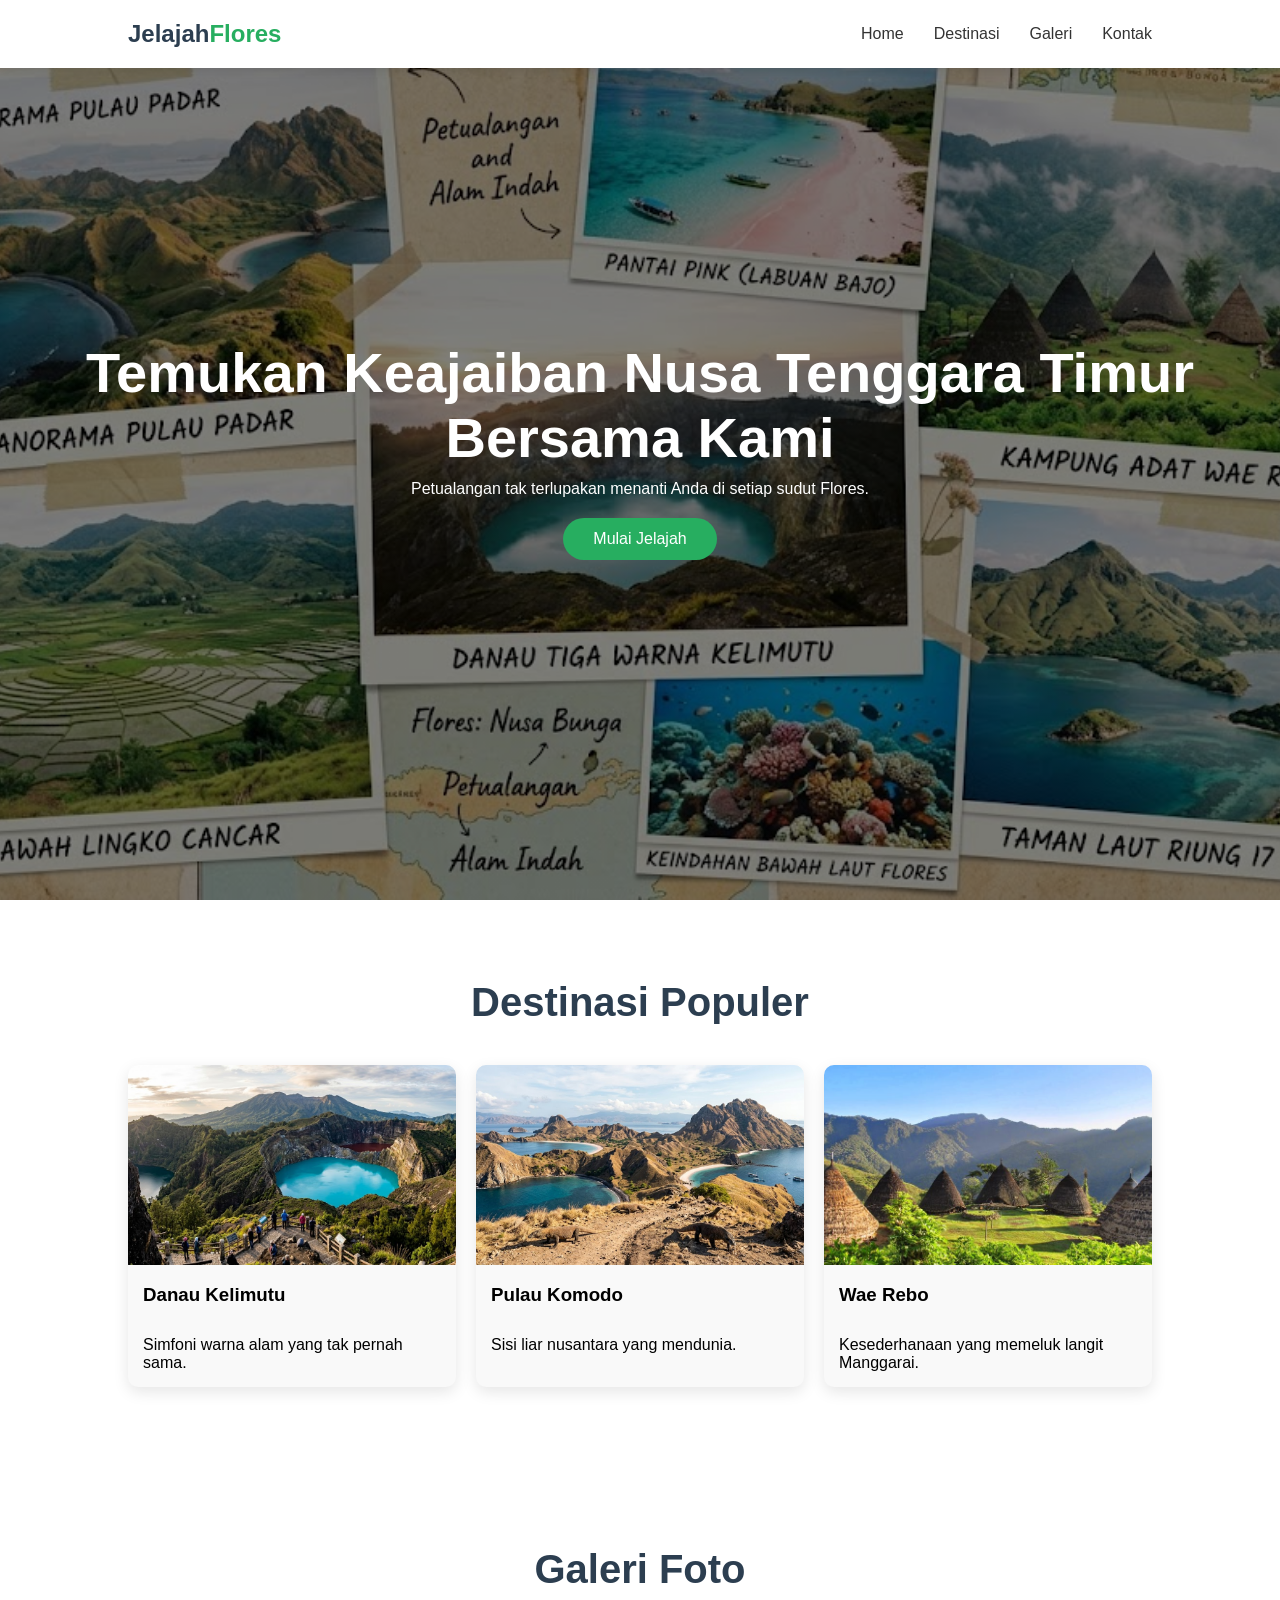
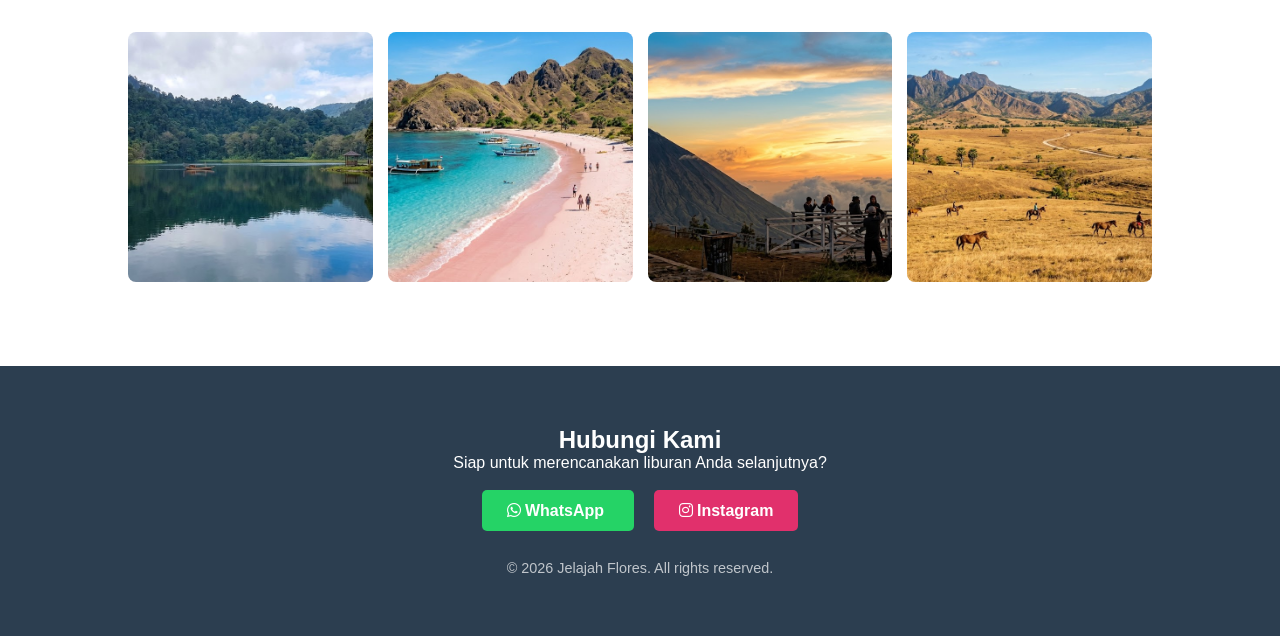
<file: index.html>
<!DOCTYPE html>
<html lang="id">
<head>
    <meta charset="UTF-8">
    <meta name="viewport" content="width=device-width, initial-scale=1.0">
    <title>Jelajah Flores | Official Travel</title>
    <link rel="stylesheet" href="style.css">
    <link rel="stylesheet" href="https://cdnjs.cloudflare.com/ajax/libs/font-awesome/6.0.0/css/all.min.css">
</head>
<body>

    <nav>
        <div class="logo">Jelajah<span>Flores</span></div>
        <ul>
            <li><a href="#home">Home</a></li>
            <li><a href="#destinasi">Destinasi</a></li>
            <li><a href="#galeri">Galeri</a></li>
            <li><a href="#kontak">Kontak</a></li>
        </ul>
    </nav>

    <header id="home">
        <div class="hero-content">
            <h1>Temukan Keajaiban Nusa Tenggara Timur Bersama Kami</h1>
            <p>Petualangan tak terlupakan menanti Anda di setiap sudut Flores.</p>
            <a href="#destinasi" class="btn">Mulai Jelajah</a>
        </div>
    </header>

    <section id="destinasi">
        <h2 class="section-title">Destinasi Populer</h2>
        <div class="card-container">
            <div class="card">
                <img src="gambar/kelimutu.jpg">
                <h3>Danau Kelimutu</h3>
                <p>Simfoni warna alam yang tak pernah sama.</p>
            </div>
            <div class="card">
                <img src="gambar/pulaau.jpg">
                <h3>Pulau Komodo</h3>
                <p>Sisi liar nusantara yang mendunia.</p>
            </div>
            <div class="card">
                <img src="gambar/mabar.jpg">
                <h3>Wae Rebo</h3>
                <p>Kesederhanaan yang memeluk langit Manggarai.</p>
            </div>
        </div>
    </section>

    <section id="galeri">
        <h2 class="section-title">Galeri Foto</h2>
        <div class="gallery-grid">
            <div class="gallery-item"><img src="gambar/rana.jpg"></div>
            <div class="gallery-item"><img src="gambar/pink.jpg"></div>
            <div class="gallery-item"><img src="gambar/wolobobo.jpg"></div>
            <div class="gallery-item"><img src="gambar/savana.jpg"></div>
        </div>
    </section>

    <footer id="kontak">
        <h2>Hubungi Kami</h2>
        <p>Siap untuk merencanakan liburan Anda selanjutnya?</p>
        <div class="social-links">
            <a href="https://wa.me/6281234567890" target="_blank" class="social-btn wa">
                <i class="fab fa-whatsapp"></i> WhatsApp
            </a>
            <a href="https://instagram.com/username_anda" target="_blank" class="social-btn ig">
                <i class="fab fa-instagram"></i> Instagram
            </a>
        </div>
        <p class="copyright">&copy; 2026 Jelajah Flores. All rights reserved.</p>
    </footer>

</body>
</html>
</file>
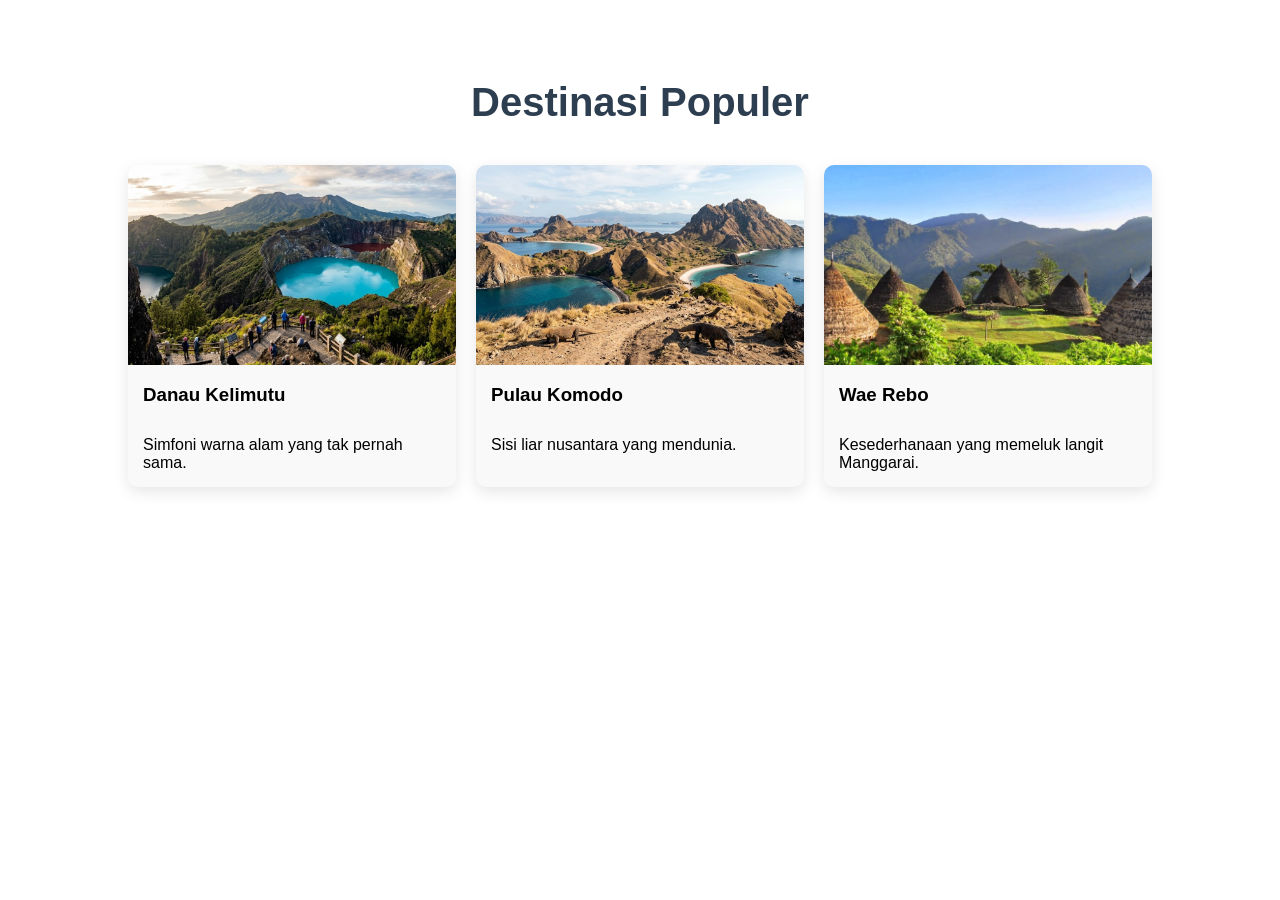
<file: destinasi.html>
<!DOCTYPE html>
<html lang="en">
<head>
    <meta charset="UTF-8">
    <meta name="viewport" content="width=device-width, initial-scale=1.0">
    <link rel="stylesheet" href="style.css">
    <title>Document</title>
</head>
<body>
    <section id="destinasi">
        <h2 class="section-title">Destinasi Populer</h2>
        <div class="card-container">
            <div class="card">
                <img src="gambar/kelimutu.jpg">
                <h3>Danau Kelimutu</h3>
                <p>Simfoni warna alam yang tak pernah sama.</p>
            </div>
            <div class="card">
                <img src="gambar/pulaau.jpg">
                <h3>Pulau Komodo</h3>
                <p>Sisi liar nusantara yang mendunia.</p>
            </div>
            <div class="card">
                <img src="gambar/mabar.jpg">
                <h3>Wae Rebo</h3>
                <p>Kesederhanaan yang memeluk langit Manggarai.</p>
            </div>
        </div>
    </section>

</body>
</html>
</file>
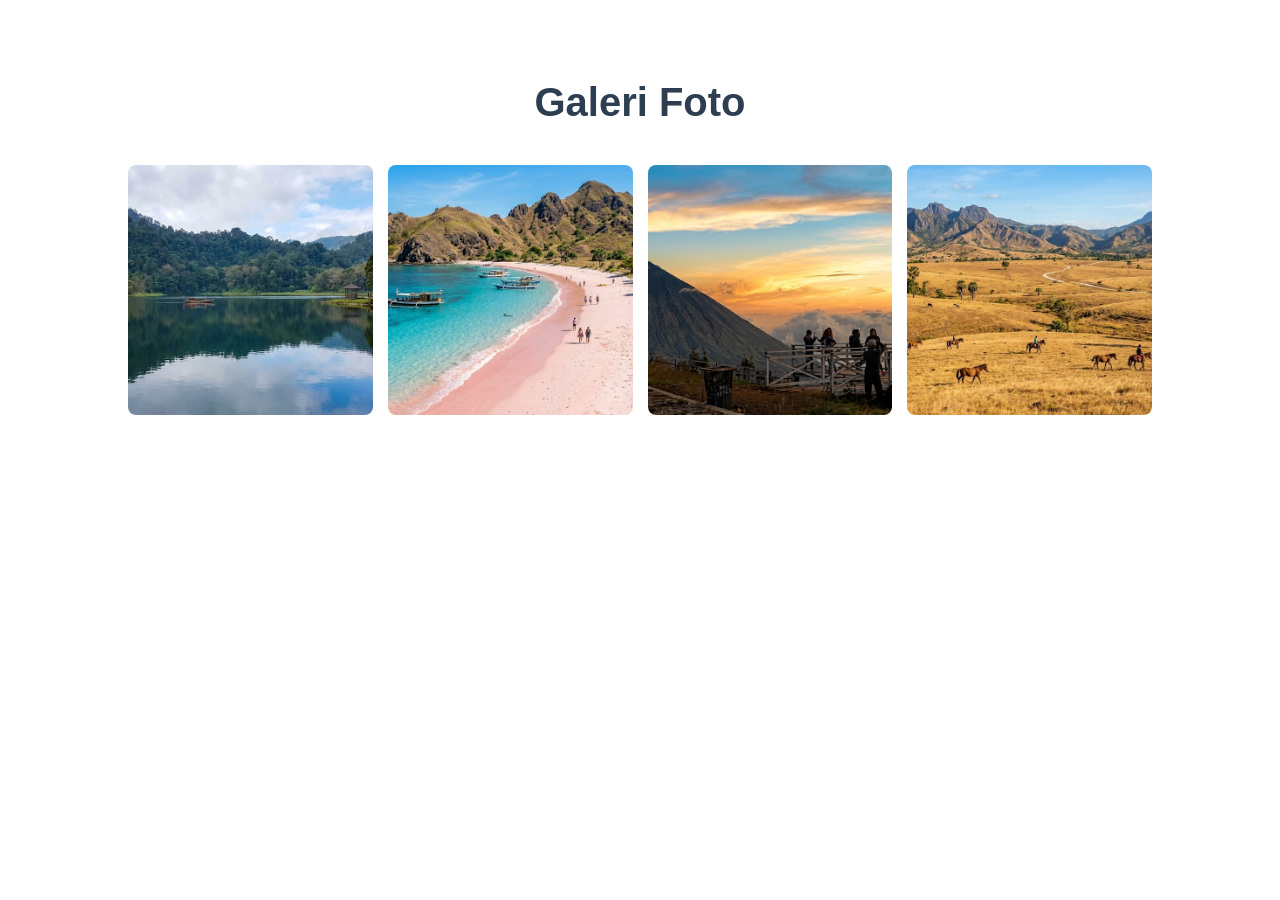
<file: galeri.html>
<!DOCTYPE html>
<html lang="en">
<head>
    <meta charset="UTF-8">
    <meta name="viewport" content="width=device-width, initial-scale=1.0">
    <link rel="stylesheet" href="style.css">
    <title>Document</title>
</head>
<body>
    <section id="galeri">
        <h2 class="section-title">Galeri Foto</h2>
        <div class="gallery-grid">
            <div class="gallery-item"><img src="gambar/rana.jpg"></div>
            <div class="gallery-item"><img src="gambar/pink.jpg"></div>
            <div class="gallery-item"><img src="gambar/wolobobo.jpg"></div>
            <div class="gallery-item"><img src="gambar/savana.jpg"></div>
        </div>
    </section>
</body>
</html>
</file>
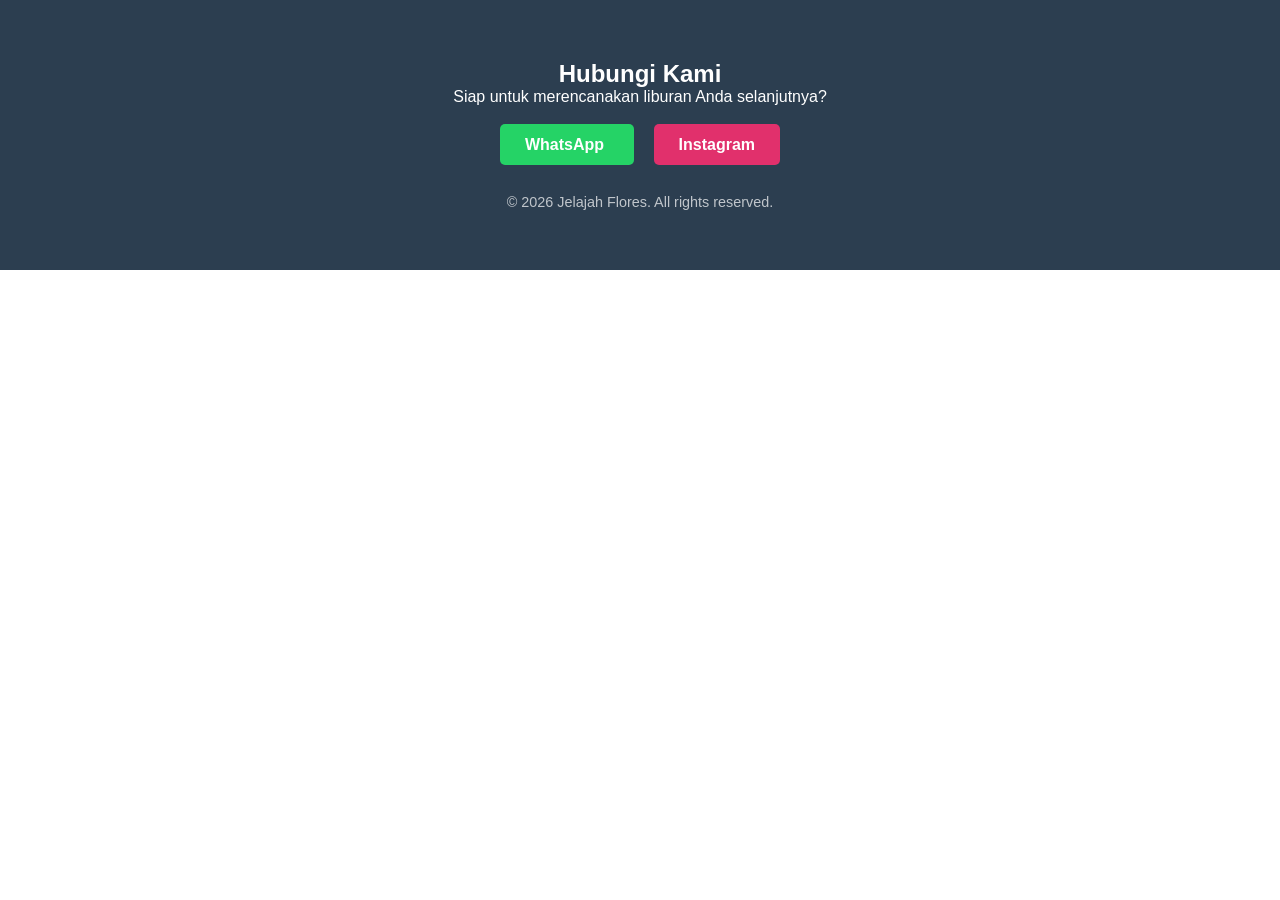
<file: kontak.html>
<!DOCTYPE html>
<html lang="en">
<head>
    <meta charset="UTF-8">
    <meta name="viewport" content="width=device-width, initial-scale=1.0">
    <link rel="stylesheet" href="style.css">
    <title>Document</title>
</head>
<body>
    <footer id="kontak">
        <h2>Hubungi Kami</h2>
        <p>Siap untuk merencanakan liburan Anda selanjutnya?</p>
        <div class="social-links">
            <a href="https://wa.me/6281234567890" target="_blank" class="social-btn wa">
                <i class="fab fa-whatsapp"></i> WhatsApp
            </a>
            <a href="https://instagram.com/username_anda" target="_blank" class="social-btn ig">
                <i class="fab fa-instagram"></i> Instagram
            </a>
        </div>
        <p class="copyright">&copy; 2026 Jelajah Flores. All rights reserved.</p>
    </footer>
</body>
</html>
</file>
<file: style.css>
/* General Style */
* {
    margin: 0;
    padding: 0;
    box-sizing: border-box;
    font-family: 'Segoe UI', Tahoma, Geneva, Verdana, sans-serif;
    scroll-behavior: smooth;
}

/* Navigation */
nav {
    display: flex;
    justify-content: space-between;
    align-items: center;
    padding: 20px 10%;
    background: #fff;
    position: fixed;
    width: 100%;
    top: 0;
    z-index: 1000;
    box-shadow: 0 2px 10px rgba(0,0,0,0.1);
}

.logo {
    font-size: 24px;
    font-weight: bold;
    color: #2c3e50;
}

.logo span { color: #27ae60; }

nav ul { display: flex; list-style: none; }

nav ul li { margin-left: 30px; }

nav ul li a {
    text-decoration: none;
    color: #333;
    font-weight: 500;
    transition: 0.3s;
}

nav ul li a:hover { color: #27ae60; }

/* Hero Section */
header {
    height: 100vh;
    background: linear-gradient(rgba(0,0,0,0.5), rgba(0,0,0,0.5)), 
                url('gambar/kolase.jpg');
    background-size: cover;
    background-position: center;
    display: flex;
    align-items: center;
    justify-content: center;
    text-align: center;
    color: white;
}

.hero-content h1 { font-size: 3.5rem; margin-bottom: 10px; }

.btn {
    display: inline-block;
    padding: 12px 30px;
    background: #27ae60;
    color: #fff;
    text-decoration: none;
    border-radius: 30px;
    margin-top: 20px;
    transition: 0.3s;
}

.btn:hover { background: #219150; }

/* Sections */
section { padding: 80px 10%; }

.section-title {
    text-align: center;
    margin-bottom: 40px;
    font-size: 2.5rem;
    color: #2c3e50;
}

/* Destinasi Cards */
.card-container {
    display: grid;
    grid-template-columns: repeat(auto-fit, minmax(300px, 1fr));
    gap: 20px;
}

.card {
    background: #f9f9f9;
    border-radius: 10px;
    overflow: hidden;
    box-shadow: 0 5px 15px rgba(0,0,0,0.1);
    transition: transform 0.3s;
}

.card:hover { transform: translateY(-10px); }

.card img { width: 100%; height: 200px; object-fit: cover; }

.card h3, .card p { padding: 15px; }

/* Gallery */
.gallery-grid {
    display: grid;
    grid-template-columns: repeat(auto-fit, minmax(200px, 1fr));
    gap: 15px;
}

.gallery-item img {
    width: 100%;
    height: 250px;
    object-fit: cover;
    border-radius: 8px;
}

/* Footer & Kontak */
footer {
    background: #2c3e50;
    color: white;
    text-align: center;
    padding: 60px 10%;
}

.social-links {
    margin: 30px 0;
}

.social-btn {
    text-decoration: none;
    color: white;
    padding: 12px 25px;
    border-radius: 5px;
    margin: 0 10px;
    font-weight: bold;
}

.wa { background: #25d366; }
.ig { background: #e1306c; }

.copyright { margin-top: 40px; font-size: 0.9rem; opacity: 0.7; }
</file>
